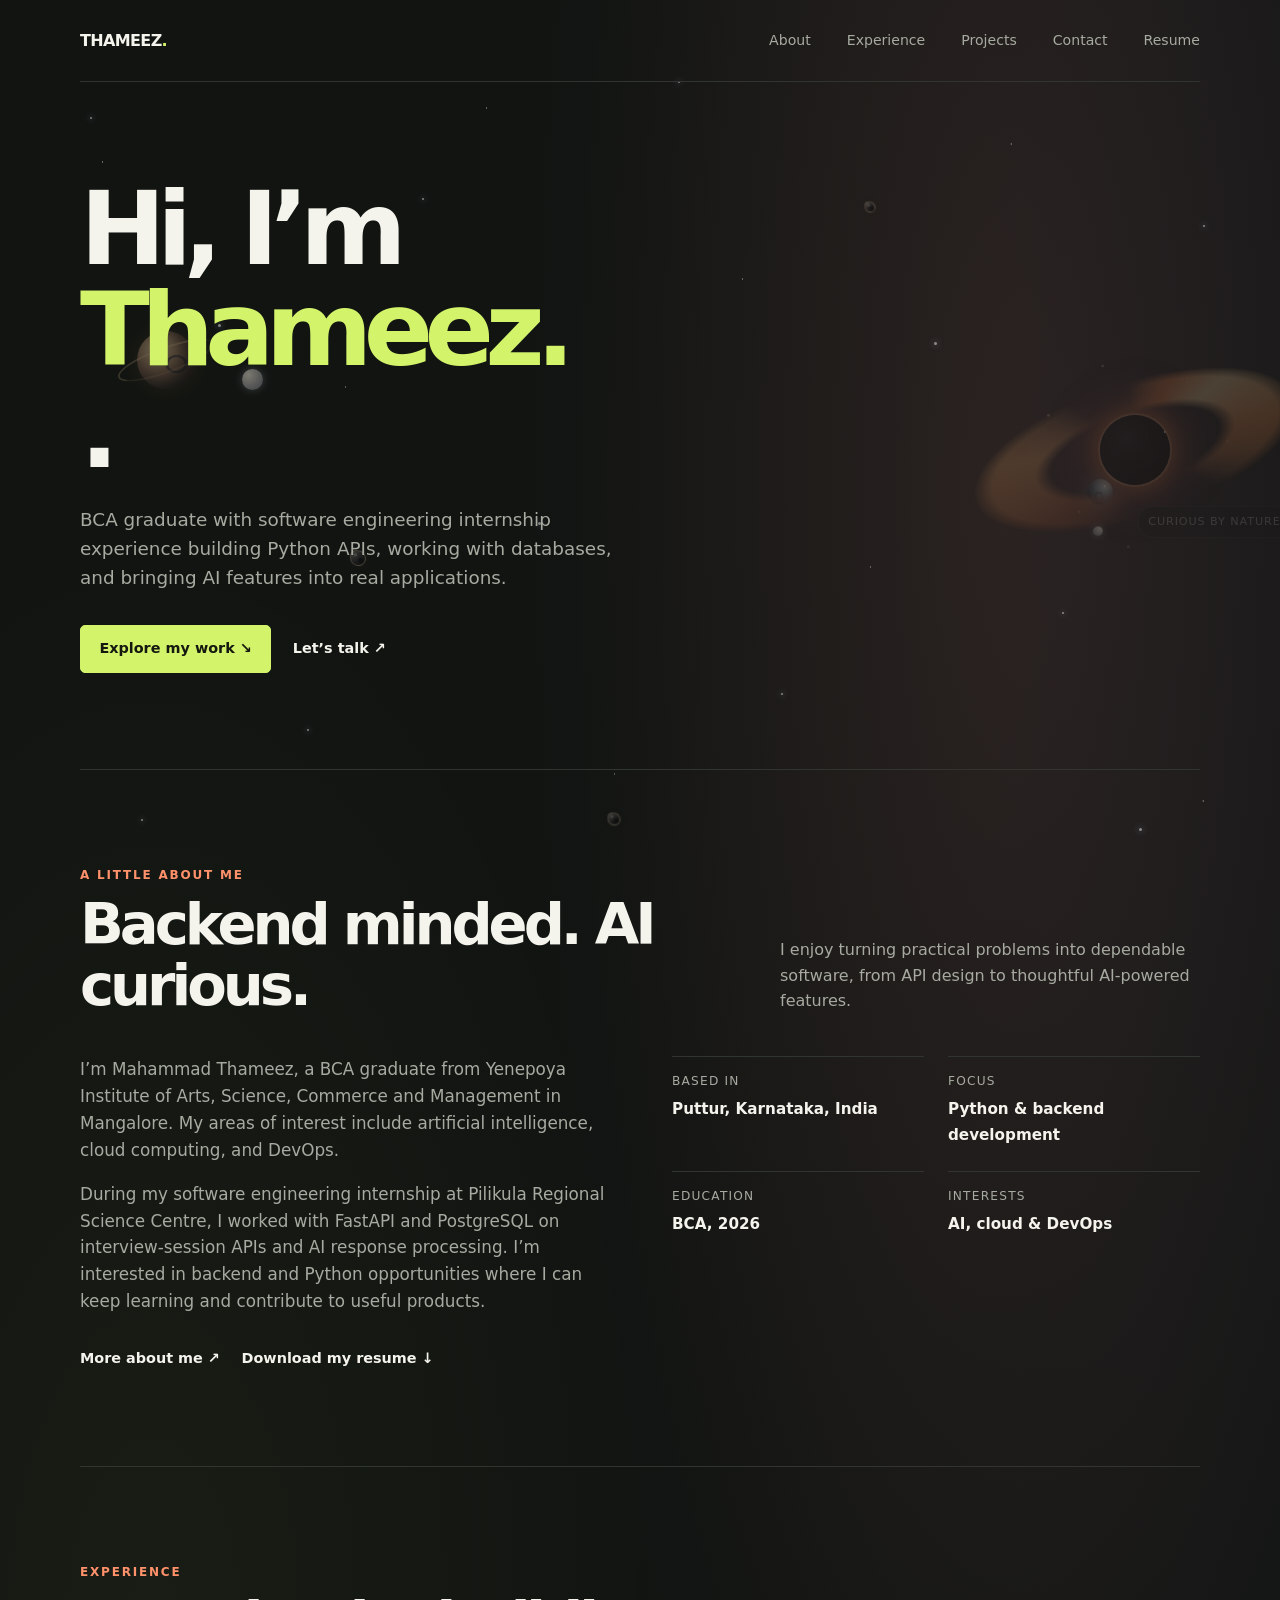
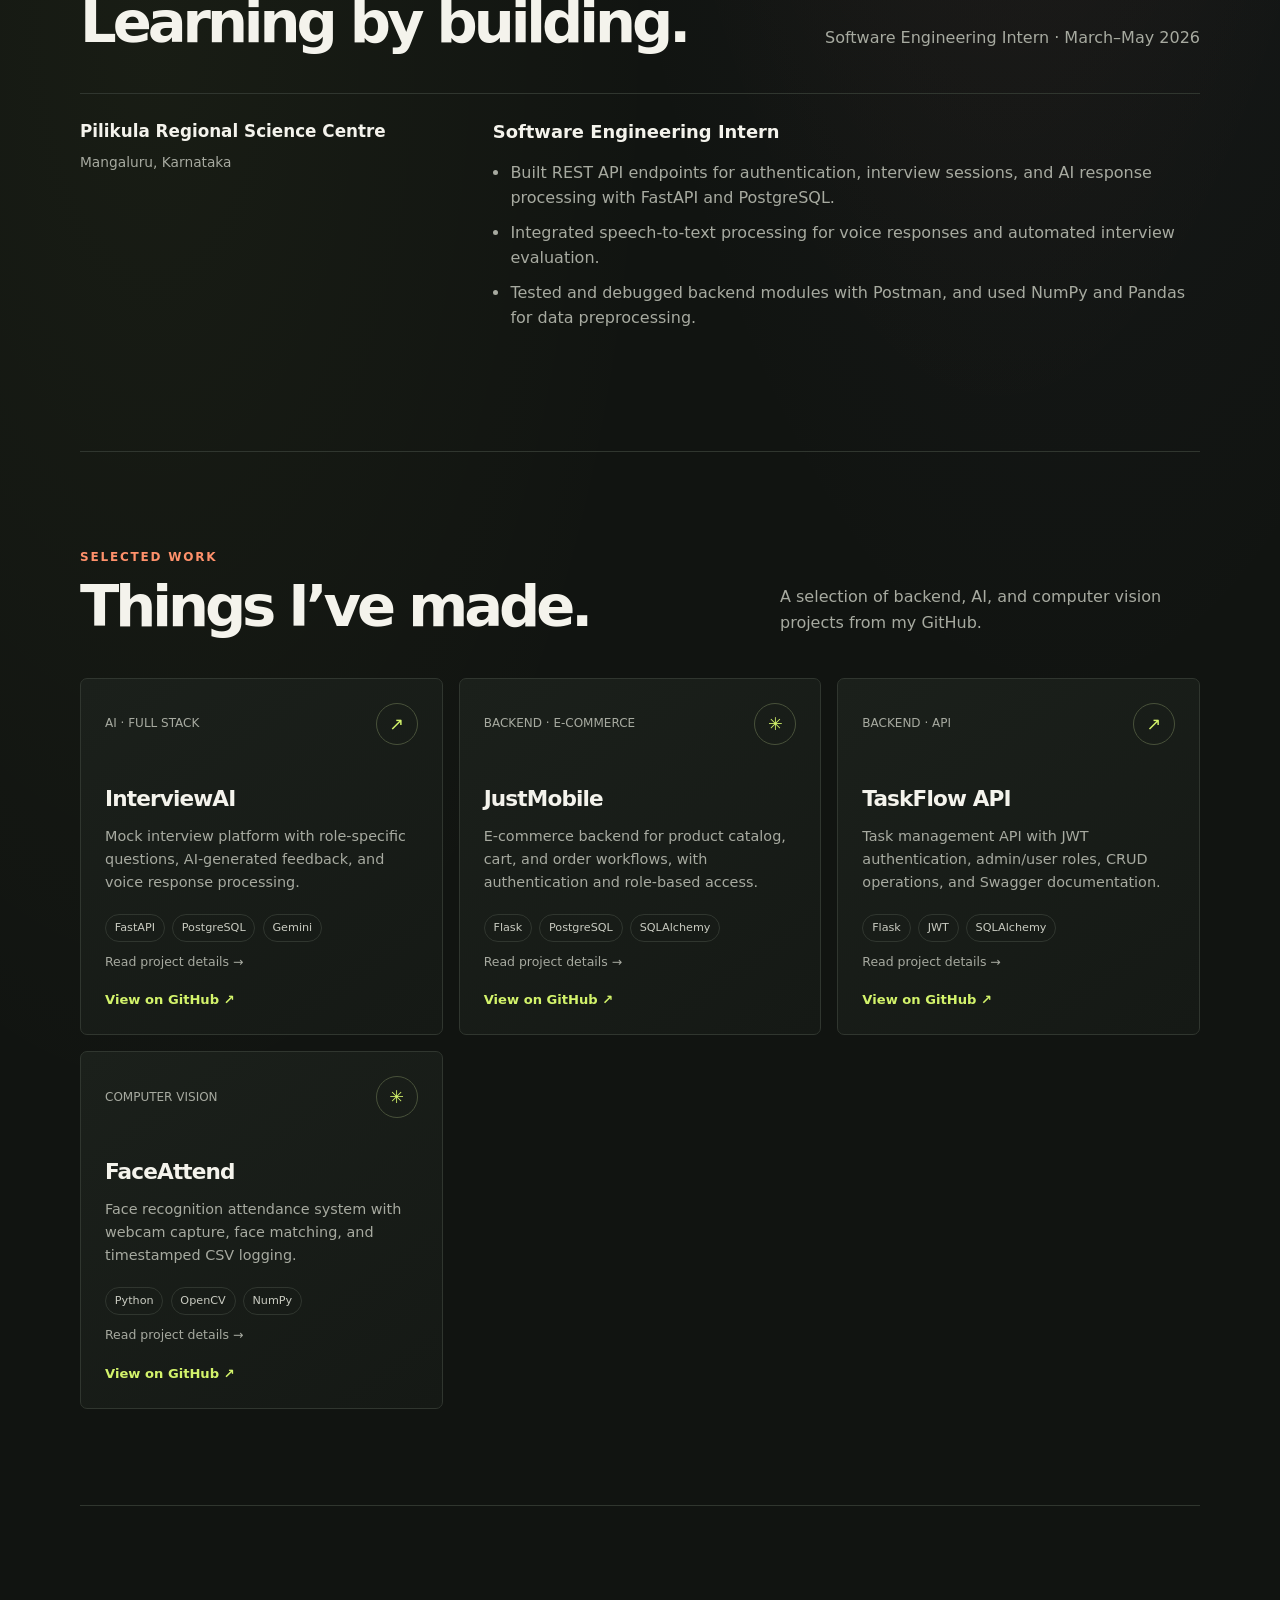
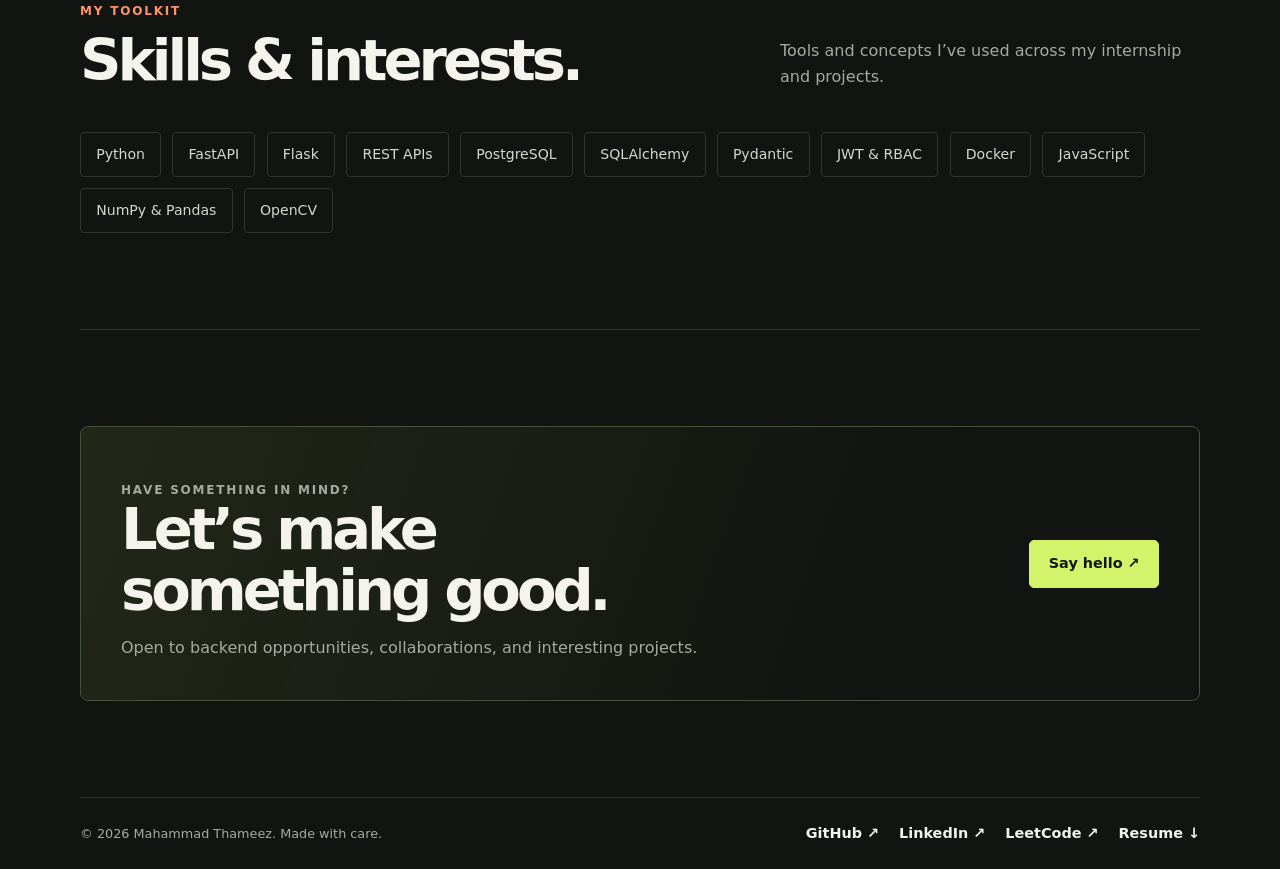
<file: index.html>
<!doctype html>
<html lang="en">
  <head>
    <meta charset="utf-8" />
    <meta name="viewport" content="width=device-width, initial-scale=1" />
    <meta
      name="description"
      content="Mahammad Thameez is a Python backend developer and BCA graduate. Explore his experience, skills, and projects."
    />
    <meta name="theme-color" content="#111411" />
    <title>Mahammad Thameez — Portfolio</title>
    <style>
      :root {
        color-scheme: dark;
        --ink: #f4f3ec;
        --muted: #a7aaa0;
        --canvas: #111411;
        --panel: #191d19;
        --line: #30362f;
        --lime: #d3f36b;
        --orange: #ff916b;
        --max-width: 1120px;
      }

      .black-hole.is-consuming .event-horizon {
        box-shadow:
          0 0 0 2px rgb(255 209 158 / 35%),
          0 0 18px 7px rgb(255 139 63 / 55%),
          0 0 42px 15px rgb(255 91 40 / 28%),
          0 0 76px 24px rgb(111 91 181 / 16%);
      }

      *,
      *::before,
      *::after {
        box-sizing: border-box;
      }

      html {
        scroll-behavior: smooth;
        scroll-padding-top: 6rem;
      }

      body {
        margin: 0;
        background:
          radial-gradient(ellipse at 78% 12%, rgb(245 127 71 / 8%), transparent 27rem),
          radial-gradient(ellipse at 83% 12%, rgb(116 102 175 / 9%), transparent 34rem),
          radial-gradient(ellipse at 12% 40%, rgb(211 243 107 / 4%), transparent 32rem),
          var(--canvas);
        color: var(--ink);
        font-family: Inter, ui-sans-serif, system-ui, -apple-system, BlinkMacSystemFont, "Segoe UI", sans-serif;
        line-height: 1.6;
      }

      .space-scene {
        position: fixed;
        z-index: 0;
        inset: 0;
        overflow: hidden;
        pointer-events: none;
      }

      .starfield {
        position: absolute;
        inset: 0;
        background:
          radial-gradient(1px 1px at 8% 18%, rgb(255 255 255 / 78%) 50%, transparent 100%),
          radial-gradient(1px 1px at 18% 72%, rgb(255 255 255 / 58%) 50%, transparent 100%),
          radial-gradient(1px 1px at 27% 43%, rgb(255 255 255 / 64%) 50%, transparent 100%),
          radial-gradient(1px 1px at 38% 12%, rgb(255 255 255 / 72%) 50%, transparent 100%),
          radial-gradient(1px 1px at 48% 86%, rgb(255 255 255 / 58%) 50%, transparent 100%),
          radial-gradient(1px 1px at 58% 31%, rgb(255 255 255 / 70%) 50%, transparent 100%),
          radial-gradient(1px 1px at 68% 63%, rgb(255 255 255 / 66%) 50%, transparent 100%),
          radial-gradient(1px 1px at 79% 16%, rgb(255 255 255 / 70%) 50%, transparent 100%),
          radial-gradient(1px 1px at 91% 48%, rgb(255 255 255 / 64%) 50%, transparent 100%),
          radial-gradient(1px 1px at 94% 89%, rgb(255 255 255 / 72%) 50%, transparent 100%);
        opacity: 0.48;
      }

      .twinkle-star {
        position: absolute;
        top: var(--star-y);
        left: var(--star-x);
        width: var(--star-size, 2px);
        aspect-ratio: 1;
        border-radius: 50%;
        background: #fff;
        box-shadow: 0 0 7px 1px rgb(194 218 255 / 56%);
        animation: twinkle var(--star-duration, 3s) ease-in-out var(--star-delay, 0s) infinite alternate;
      }

      @keyframes twinkle {
        from {
          opacity: 0.2;
          transform: scale(0.65);
        }

        to {
          opacity: 0.95;
          transform: scale(1.35);
        }
      }

      .celestial {
        position: absolute;
        top: var(--object-y);
        left: var(--object-x);
        width: var(--object-size);
        aspect-ratio: 1;
        opacity: 0.48;
        transform: translate(-50%, -50%);
        transition: opacity 350ms ease, transform 450ms cubic-bezier(0.2, 0.7, 0.2, 1);
        will-change: transform, opacity;
      }

      .planet-body {
        position: absolute;
        inset: 0;
        border-radius: 50%;
        background:
          radial-gradient(circle at 30% 28%, rgb(255 255 255 / 62%) 0 1px, transparent 2px),
          radial-gradient(ellipse at 68% 57%, transparent 0 14%, rgb(28 34 48 / 55%) 15% 19%, transparent 20%),
          radial-gradient(circle at 35% 31%, var(--planet-light), var(--planet-color) 45%, #171a24 100%);
        box-shadow: inset -8px -5px 13px rgb(0 0 0 / 48%), 0 0 22px var(--planet-glow);
        animation: planet-turn 28s linear infinite;
      }

      .planet-ring {
        position: absolute;
        top: 28%;
        left: -38%;
        width: 176%;
        height: 45%;
        border: 2px solid rgb(205 175 132 / 42%);
        border-right-color: rgb(205 175 132 / 12%);
        border-bottom-color: rgb(205 175 132 / 18%);
        border-radius: 50%;
        transform: rotate(-20deg);
      }

      .moon-orbit {
        position: absolute;
        top: 50%;
        left: 50%;
        width: 190%;
        aspect-ratio: 1;
        border-radius: 50%;
        animation: moon-orbit 12s linear infinite;
      }

      .moon {
        position: absolute;
        top: 8%;
        right: 12%;
        width: 19%;
        aspect-ratio: 1;
        border-radius: 50%;
        background: radial-gradient(circle at 30% 28%, #eee8d8, #8b8b92 75%, #484958);
        box-shadow: 0 0 8px rgb(216 223 244 / 44%);
      }

      .asteroid {
        width: var(--object-size);
        border: 1px solid rgb(218 183 148 / 42%);
        border-radius: 38% 58% 47% 54%;
        background:
          radial-gradient(circle at 32% 28%, rgb(255 239 220 / 35%) 0 1px, transparent 2px),
          radial-gradient(circle at 70% 66%, rgb(10 10 12 / 70%) 0 2px, transparent 3px),
          linear-gradient(145deg, #77716c, #39383a 55%, #1c1c20);
        box-shadow: inset -4px -3px 6px rgb(0 0 0 / 45%), 0 0 10px rgb(161 142 122 / 12%);
        animation: asteroid-tumble 8s linear infinite;
      }

      .belt-rock {
        position: absolute;
        top: var(--rock-y);
        left: var(--rock-x);
        width: var(--rock-size, 4px);
        aspect-ratio: 1;
        border-radius: 40% 55% 48% 58%;
        background: #928676;
        box-shadow: 0 0 4px rgb(202 179 143 / 32%);
      }

      @keyframes planet-turn {
        to {
          filter: hue-rotate(18deg);
        }
      }

      @keyframes moon-orbit {
        to {
          transform: translate(-50%, -50%) rotate(360deg);
        }
      }

      @keyframes asteroid-tumble {
        to {
          border-radius: 52% 39% 57% 42%;
        }
      }

      a {
        color: inherit;
        text-decoration: none;
      }

      a:focus-visible {
        outline: 2px solid var(--lime);
        outline-offset: 5px;
      }

      .shell {
        width: min(var(--max-width), calc(100% - 3rem));
        margin-inline: auto;
      }

      .topbar {
        position: relative;
        z-index: 1;
        display: flex;
        align-items: center;
        justify-content: space-between;
        min-height: 82px;
        border-bottom: 1px solid var(--line);
      }

      main,
      footer {
        position: relative;
        z-index: 1;
      }

      .wordmark {
        font-size: 1rem;
        font-weight: 750;
        letter-spacing: -0.04em;
      }

      .wordmark span {
        color: var(--lime);
      }

      .nav {
        display: flex;
        gap: clamp(1rem, 3vw, 2.25rem);
        color: var(--muted);
        font-size: 0.88rem;
      }

      .nav a:hover,
      .text-link:hover {
        color: var(--lime);
      }

      .hero {
        display: grid;
        grid-template-columns: minmax(0, 1fr) 250px;
        align-items: center;
        gap: 3rem;
        min-height: 570px;
        padding-block: 6rem;
      }

      .hero-copy-block {
        animation: arrive 850ms cubic-bezier(0.2, 0.7, 0.25, 1) both;
      }

      @keyframes arrive {
        from {
          opacity: 0;
          transform: translateY(18px);
        }

        to {
          opacity: 1;
          transform: translateY(0);
        }
      }

      .eyebrow {
        display: inline-flex;
        align-items: center;
        gap: 0.65rem;
        margin: 0 0 1.35rem;
        color: var(--lime);
        font-size: 0.78rem;
        font-weight: 700;
        letter-spacing: 0.14em;
        text-transform: uppercase;
      }

      .eyebrow::before {
        width: 7px;
        height: 7px;
        border-radius: 50%;
        background: var(--lime);
        content: "";
      }

      h1,
      h2,
      h3,
      p {
        margin-top: 0;
      }

      h1 {
        max-width: 780px;
        margin-bottom: 1.4rem;
        font-size: clamp(3.2rem, 8vw, 6.7rem);
        font-weight: 650;
        letter-spacing: -0.085em;
        line-height: 0.99;
      }

      h1 span {
        color: var(--lime);
      }

      .hero-copy {
        max-width: 560px;
        margin-bottom: 2rem;
        color: var(--muted);
        font-size: clamp(1rem, 2vw, 1.15rem);
      }

      .actions {
        display: flex;
        flex-wrap: wrap;
        align-items: center;
        gap: 1.35rem;
      }

      .about-actions {
        margin-top: 2rem;
      }

      .button {
        display: inline-flex;
        align-items: center;
        justify-content: center;
        min-height: 48px;
        padding: 0.7rem 1.15rem;
        border: 1px solid var(--lime);
        border-radius: 5px;
        background: var(--lime);
        color: #14180e;
        font-size: 0.9rem;
        font-weight: 750;
        transition: transform 160ms ease, background 160ms ease;
      }

      .button:hover {
        transform: translateY(-2px);
        background: #e2ff8a;
      }

      .text-link {
        color: var(--ink);
        font-size: 0.9rem;
        font-weight: 650;
      }

      .black-hole {
        position: absolute;
        z-index: 2;
        top: 50%;
        left: 50%;
        display: grid;
        width: min(250px, 100%);
        aspect-ratio: 1;
        place-items: center;
        isolation: isolate;
        opacity: 0.2;
        pointer-events: none;
        transform: translate3d(calc(-50% + var(--scroll-x, 0px)), -50%, 0);
        will-change: transform;
      }

      .space-stars {
        position: absolute;
        inset: 3%;
        border-radius: 50%;
        background:
          radial-gradient(circle at 13% 35%, rgb(255 255 255 / 84%) 0 1px, transparent 1.8px),
          radial-gradient(circle at 26% 76%, rgb(255 255 255 / 64%) 0 1px, transparent 1.8px),
          radial-gradient(circle at 36% 14%, rgb(255 255 255 / 72%) 0 1px, transparent 1.8px),
          radial-gradient(circle at 72% 21%, rgb(255 255 255 / 75%) 0 1px, transparent 1.8px),
          radial-gradient(circle at 89% 46%, rgb(255 255 255 / 64%) 0 1px, transparent 1.8px),
          radial-gradient(circle at 80% 82%, rgb(255 255 255 / 82%) 0 1px, transparent 1.8px),
          radial-gradient(circle at 47% 91%, rgb(255 255 255 / 60%) 0 1px, transparent 1.8px);
        opacity: 0.58;
        animation: star-shimmer 4s ease-in-out infinite alternate;
      }

      .accretion-disk {
        position: absolute;
        z-index: 1;
        top: 50%;
        left: 50%;
        width: 122%;
        height: 48%;
        border-radius: 50%;
        background:
          conic-gradient(
            from 12deg,
            transparent 0deg,
            rgb(255 132 64 / 80%) 34deg,
            rgb(255 219 157 / 95%) 57deg,
            rgb(255 147 75 / 75%) 83deg,
            transparent 118deg,
            transparent 190deg,
            rgb(255 110 50 / 38%) 236deg,
            rgb(255 181 106 / 72%) 270deg,
            transparent 310deg
          );
        filter: blur(1.2px);
        mask: radial-gradient(ellipse, transparent 0 37%, #000 44% 63%, transparent 72%);
        transform: translate(-50%, -50%) rotate(-18deg);
        transition: width 450ms ease, height 450ms ease, filter 450ms ease;
        animation: disk-spin 24s linear infinite;
      }

      .black-hole.is-consuming .accretion-disk {
        width: 134%;
        height: 54%;
        filter: blur(1.5px) drop-shadow(0 0 12px rgb(255 164 83 / 72%));
      }

      .event-horizon {
        position: relative;
        z-index: 2;
        width: 28%;
        aspect-ratio: 1;
        border-radius: 50%;
        background:
          radial-gradient(circle at 38% 34%, #171719 0, #080809 38%, #010102 72%);
        box-shadow:
          0 0 0 2px rgb(255 209 158 / 20%),
          0 0 14px 5px rgb(255 139 63 / 38%),
          0 0 36px 12px rgb(255 91 40 / 17%),
          0 0 72px 22px rgb(111 91 181 / 12%);
        animation: horizon-pulse 5s ease-in-out infinite alternate;
      }

      .black-hole-note {
        position: absolute;
        z-index: 3;
        right: -2rem;
        bottom: 15%;
        padding: 0.35rem 0.65rem;
        border: 1px solid var(--line);
        border-radius: 99px;
        background: var(--panel);
        color: var(--muted);
        font-size: 0.7rem;
        letter-spacing: 0.08em;
        text-transform: uppercase;
        white-space: nowrap;
      }

      @keyframes disk-spin {
        from {
          transform: translate(-50%, -50%) rotate(-18deg);
        }

        to {
          transform: translate(-50%, -50%) rotate(342deg);
        }
      }

      @keyframes horizon-pulse {
        from {
          box-shadow:
            0 0 0 2px rgb(255 209 158 / 16%),
            0 0 12px 4px rgb(255 139 63 / 30%),
            0 0 32px 10px rgb(255 91 40 / 14%),
            0 0 68px 20px rgb(111 91 181 / 10%);
        }

        to {
          box-shadow:
            0 0 0 3px rgb(255 209 158 / 28%),
            0 0 18px 7px rgb(255 139 63 / 46%),
            0 0 42px 15px rgb(255 91 40 / 22%),
            0 0 78px 25px rgb(111 91 181 / 15%);
        }
      }

      @keyframes star-shimmer {
        from {
          opacity: 0.38;
        }

        to {
          opacity: 0.72;
        }
      }

      .section {
        padding-block: 6rem;
        border-top: 1px solid var(--line);
      }

      .section-heading {
        display: flex;
        align-items: end;
        justify-content: space-between;
        gap: 2rem;
        margin-bottom: 2.5rem;
      }

      .section-kicker {
        margin-bottom: 0.65rem;
        color: var(--orange);
        font-size: 0.75rem;
        font-weight: 750;
        letter-spacing: 0.15em;
        text-transform: uppercase;
      }

      h2 {
        margin-bottom: 0;
        font-size: clamp(2.2rem, 5vw, 3.6rem);
        font-weight: 600;
        letter-spacing: -0.07em;
        line-height: 1.05;
      }

      .section-intro {
        max-width: 420px;
        margin-bottom: 0.15rem;
        color: var(--muted);
      }

      .about-grid {
        display: grid;
        grid-template-columns: 1fr 1fr;
        gap: 4rem;
      }

      .about-copy {
        max-width: 600px;
        color: var(--muted);
        font-size: 1.05rem;
      }

      .about-copy p:last-child {
        margin-bottom: 0;
      }

      .details {
        display: grid;
        grid-template-columns: 1fr 1fr;
        align-content: start;
        gap: 1.5rem;
      }

      .detail {
        padding-top: 0.9rem;
        border-top: 1px solid var(--line);
      }

      .detail-label {
        display: block;
        margin-bottom: 0.3rem;
        color: var(--muted);
        font-size: 0.76rem;
        letter-spacing: 0.1em;
        text-transform: uppercase;
      }

      .detail-value {
        font-size: 0.95rem;
        font-weight: 600;
      }

      .project-grid {
        display: grid;
        grid-template-columns: repeat(3, minmax(0, 1fr));
        gap: 1rem;
      }

      .project-card {
        display: flex;
        min-height: 310px;
        flex-direction: column;
        padding: 1.5rem;
        border: 1px solid var(--line);
        border-radius: 7px;
        background: linear-gradient(145deg, #1b201b, #151915);
        transition: border-color 180ms ease, transform 180ms ease;
      }

      .project-card:hover {
        transform: translateY(-4px);
        border-color: #687250;
      }

      .project-top {
        display: flex;
        align-items: center;
        justify-content: space-between;
        margin-bottom: auto;
        color: var(--muted);
        font-size: 0.75rem;
      }

      .project-icon {
        display: grid;
        width: 42px;
        height: 42px;
        place-items: center;
        border: 1px solid #48513a;
        border-radius: 50%;
        color: var(--lime);
        font-size: 1.1rem;
      }

      .project-card h3 {
        margin: 2.3rem 0 0.55rem;
        font-size: 1.35rem;
        font-weight: 600;
        letter-spacing: -0.04em;
      }

      .project-card p {
        margin-bottom: 1.25rem;
        color: var(--muted);
        font-size: 0.9rem;
      }

      .project-link {
        display: inline-block;
        margin-top: 1.1rem;
        color: var(--lime);
        font-size: 0.82rem;
        font-weight: 700;
      }

      .project-link:hover {
        color: var(--ink);
      }

      .project-details {
        display: block;
        margin-top: 0.6rem;
        color: var(--muted);
        font-size: 0.78rem;
      }

      .project-details:hover {
        color: var(--lime);
      }

      .tags {
        display: flex;
        flex-wrap: wrap;
        gap: 0.45rem;
      }

      .tag {
        padding: 0.25rem 0.55rem;
        border: 1px solid var(--line);
        border-radius: 99px;
        color: #c9cbc1;
        font-size: 0.7rem;
      }

      .skills {
        display: flex;
        flex-wrap: wrap;
        gap: 0.7rem;
        margin-top: 2rem;
      }

      .skill {
        padding: 0.65rem 0.95rem;
        border: 1px solid var(--line);
        border-radius: 4px;
        color: #d7d9d0;
        font-size: 0.88rem;
      }

      .experience-card {
        display: grid;
        grid-template-columns: minmax(180px, 0.7fr) 1.3fr;
        gap: 2rem;
        padding: 1.5rem 0;
        border-top: 1px solid var(--line);
      }

      .experience-meta {
        color: var(--muted);
        font-size: 0.86rem;
      }

      .experience-meta strong {
        display: block;
        margin-bottom: 0.35rem;
        color: var(--ink);
        font-size: 1.05rem;
      }

      .experience-content h3 {
        margin-bottom: 0.8rem;
        font-size: 1.12rem;
        font-weight: 600;
      }

      .experience-content ul {
        margin: 0;
        padding-left: 1.1rem;
        color: var(--muted);
      }

      .experience-content li + li {
        margin-top: 0.55rem;
      }

      .contact {
        display: flex;
        align-items: center;
        justify-content: space-between;
        gap: 2rem;
        padding: 2.5rem;
        border: 1px solid #48513a;
        border-radius: 8px;
        background: linear-gradient(110deg, rgb(211 243 107 / 9%), transparent 75%);
      }

      .contact h2 {
        max-width: 570px;
      }

      .contact p {
        margin: 0.85rem 0 0;
        color: var(--muted);
      }

      footer {
        display: flex;
        align-items: center;
        justify-content: space-between;
        gap: 1rem;
        padding-block: 1.5rem;
        border-top: 1px solid var(--line);
        color: var(--muted);
        font-size: 0.8rem;
      }

      .footer-links {
        display: flex;
        gap: 1.25rem;
      }

      @media (max-width: 760px) {
        .hero {
          grid-template-columns: 1fr;
          min-height: auto;
          padding-block: 5rem;
        }

        .black-hole {
          width: min(170px, 54vw);
          opacity: 0.11;
        }

        .celestial {
          opacity: 0.28;
        }

        .black-hole-note {
          right: -1rem;
        }

        .about-grid {
          grid-template-columns: 1fr;
          gap: 2.5rem;
        }

        .experience-card {
          grid-template-columns: 1fr;
          gap: 1rem;
        }

        .project-grid {
          grid-template-columns: 1fr 1fr;
        }

        .section-heading {
          align-items: start;
          flex-direction: column;
          gap: 1rem;
        }

        .contact {
          align-items: start;
          flex-direction: column;
          padding: 1.75rem;
        }
      }

      @media (max-width: 520px) {
        .shell {
          width: min(100% - 2rem, var(--max-width));
        }

        .topbar {
          min-height: 70px;
        }

        .nav {
          gap: 0.85rem;
          font-size: 0.78rem;
        }

        .nav-optional {
          display: none;
        }

        .black-hole-note {
          display: none;
        }

        .hero {
          padding-block: 4rem;
        }

        .section {
          padding-block: 4rem;
        }

        .project-grid {
          grid-template-columns: 1fr;
        }

        .project-card {
          min-height: 270px;
        }

        .details {
          gap: 1.2rem;
        }

        footer {
          align-items: start;
          flex-direction: column;
        }
      }

      @media (prefers-reduced-motion: reduce) {
        *,
        *::before,
        *::after {
          scroll-behavior: auto !important;
          transition-duration: 0.01ms !important;
        }

        .hero-copy-block,
        .twinkle-star,
        .celestial,
        .planet-body,
        .moon-orbit,
        .asteroid,
        .space-stars,
        .accretion-disk,
        .event-horizon {
          animation: none !important;
        }
      }
    </style>
  </head>
  <body>
    <header class="shell topbar">
      <a class="wordmark" href="#home" aria-label="Mahammad Thameez, home">THAMEEZ<span>.</span></a>
      <nav class="nav" aria-label="Main navigation">
        <a href="/about">About</a>
        <a class="nav-optional" href="#experience">Experience</a>
        <a href="#projects">Projects</a>
        <a class="nav-optional" href="#contact">Contact</a>
        <a href="/resume">Resume</a>
      </nav>
    </header>

    <div class="space-scene" aria-hidden="true">
      <div class="starfield">
        <span class="twinkle-star" style="--star-x: 7%; --star-y: 13%; --star-delay: -1s; --star-duration: 2.8s"></span>
        <span class="twinkle-star" style="--star-x: 17%; --star-y: 36%; --star-delay: -2.2s; --star-size: 3px; --star-duration: 3.6s"></span>
        <span class="twinkle-star" style="--star-x: 24%; --star-y: 81%; --star-delay: -0.5s; --star-duration: 2.5s"></span>
        <span class="twinkle-star" style="--star-x: 33%; --star-y: 22%; --star-delay: -1.7s; --star-duration: 4.1s"></span>
        <span class="twinkle-star" style="--star-x: 42%; --star-y: 58%; --star-delay: -2.8s; --star-size: 3px; --star-duration: 3.2s"></span>
        <span class="twinkle-star" style="--star-x: 53%; --star-y: 9%; --star-delay: -0.8s; --star-duration: 2.9s"></span>
        <span class="twinkle-star" style="--star-x: 61%; --star-y: 77%; --star-delay: -2.1s; --star-duration: 3.8s"></span>
        <span class="twinkle-star" style="--star-x: 73%; --star-y: 38%; --star-delay: -1.3s; --star-size: 3px; --star-duration: 2.6s"></span>
        <span class="twinkle-star" style="--star-x: 83%; --star-y: 68%; --star-delay: -3.1s; --star-duration: 3.4s"></span>
        <span class="twinkle-star" style="--star-x: 94%; --star-y: 25%; --star-delay: -0.3s; --star-duration: 4.3s"></span>
        <span class="twinkle-star" style="--star-x: 11%; --star-y: 91%; --star-delay: -2.7s; --star-duration: 3.1s"></span>
        <span class="twinkle-star" style="--star-x: 89%; --star-y: 92%; --star-delay: -1.5s; --star-size: 3px; --star-duration: 2.7s"></span>
      </div>
      <div class="celestial planet" data-x="0.13" data-y="0.40" style="--object-x: 13%; --object-y: 40%; --object-size: 58px; --planet-light: #d3b68c; --planet-color: #765a48; --planet-glow: rgb(191 130 82 / 22%)">
        <span class="planet-body"></span>
        <span class="moon-orbit"><span class="moon"></span></span>
        <span class="planet-ring"></span>
      </div>
      <div class="celestial planet" data-x="0.84" data-y="0.58" style="--object-x: 84%; --object-y: 58%; --object-size: 42px; --planet-light: #9ab8bd; --planet-color: #405f6a; --planet-glow: rgb(113 182 194 / 24%)">
        <span class="planet-body"></span>
        <span class="moon-orbit"><span class="moon"></span></span>
      </div>
      <span class="celestial asteroid" data-x="0.28" data-y="0.62" style="--object-x: 28%; --object-y: 62%; --object-size: 16px"></span>
      <span class="celestial asteroid" data-x="0.68" data-y="0.23" style="--object-x: 68%; --object-y: 23%; --object-size: 11px"></span>
      <span class="celestial asteroid" data-x="0.92" data-y="0.46" style="--object-x: 92%; --object-y: 46%; --object-size: 21px"></span>
      <span class="celestial asteroid" data-x="0.48" data-y="0.91" style="--object-x: 48%; --object-y: 91%; --object-size: 13px"></span>
      <div class="black-hole">
        <span class="space-stars"></span>
        <span class="accretion-disk"></span>
        <span class="event-horizon"></span>
        <span class="black-hole-note">Curious by nature</span>
      </div>
    </div>

    <main>
      <section class="shell hero" id="home">
        <div class="hero-copy-block">

          <h1>Hi, I’m <span>Thameez.</span><br />.</h1>
          <p class="hero-copy">
            BCA graduate with software engineering internship experience building Python
            APIs, working with databases, and bringing AI features into real applications.
          </p>
          <div class="actions">
            <a class="button" href="#projects">Explore my work <span aria-hidden="true">&nbsp;↘</span></a>
            <a class="text-link" href="mailto:mahammadthameez3@gmail.com?subject=Hello%20Thameez">Let’s talk <span aria-hidden="true">↗</span></a>
          </div>
        </div>
      </section>

      <section class="shell section" id="about">
        <div class="section-heading">
          <div>
            <p class="section-kicker">A little about me</p>
            <h2>Backend minded. AI curious.</h2>
          </div>
          <p class="section-intro">
            I enjoy turning practical problems into dependable software, from API design to
            thoughtful AI-powered features.
          </p>
        </div>
        <div class="about-grid">
          <div class="about-copy">
            <p>
              I’m Mahammad Thameez, a BCA graduate from Yenepoya Institute of Arts, Science,
              Commerce and Management in Mangalore. My areas of interest include artificial
              intelligence, cloud computing, and DevOps.
            </p>
            <p>
              During my software engineering internship at Pilikula Regional Science Centre,
              I worked with FastAPI and PostgreSQL on interview-session APIs and AI response
              processing. I’m interested in backend and Python opportunities where I can keep
              learning and contribute to useful products.
            </p>
          </div>
          <div class="details">
            <div class="detail">
              <span class="detail-label">Based in</span>
              <span class="detail-value">Puttur, Karnataka, India</span>
            </div>
            <div class="detail">
              <span class="detail-label">Focus</span>
              <span class="detail-value">Python &amp; backend development</span>
            </div>
            <div class="detail">
              <span class="detail-label">Education</span>
              <span class="detail-value">BCA, 2026</span>
            </div>
            <div class="detail">
              <span class="detail-label">Interests</span>
              <span class="detail-value">AI, cloud &amp; DevOps</span>
            </div>
          </div>
        </div>
        <div class="actions about-actions">
          <a class="text-link" href="/about">More about me ↗</a>
          <a class="text-link" href="/resume">Download my resume ↓</a>
        </div>
      </section>

      <section class="shell section" id="experience">
        <div class="section-heading">
          <div>
            <p class="section-kicker">Experience</p>
            <h2>Learning by building.</h2>
          </div>
          <p class="section-intro">Software Engineering Intern · March–May 2026</p>
        </div>
        <article class="experience-card">
          <div class="experience-meta">
            <strong>Pilikula Regional Science Centre</strong>
            Mangaluru, Karnataka
          </div>
          <div class="experience-content">
            <h3>Software Engineering Intern</h3>
            <ul>
              <li>Built REST API endpoints for authentication, interview sessions, and AI response processing with FastAPI and PostgreSQL.</li>
              <li>Integrated speech-to-text processing for voice responses and automated interview evaluation.</li>
              <li>Tested and debugged backend modules with Postman, and used NumPy and Pandas for data preprocessing.</li>
            </ul>
          </div>
        </article>
      </section>

      <section class="shell section" id="projects">
        <div class="section-heading">
          <div>
            <p class="section-kicker">Selected work</p>
            <h2>Things I’ve made.</h2>
          </div>
          <p class="section-intro">
            A selection of backend, AI, and computer vision projects from my GitHub.
          </p>
        </div>
        <div class="project-grid">
          <article class="project-card">
            <div class="project-top">
              <span>AI · FULL STACK</span>
              <span class="project-icon" aria-hidden="true">↗</span>
            </div>
            <h3>InterviewAI</h3>
            <p>Mock interview platform with role-specific questions, AI-generated feedback, and voice response processing.</p>
            <div class="tags">
              <span class="tag">FastAPI</span>
              <span class="tag">PostgreSQL</span>
              <span class="tag">Gemini</span>
            </div>
            <a class="project-details" href="/projects/interviewai">Read project details →</a>
            <a class="project-link" href="https://github.com/thammi-mhd/interview_mock" target="_blank" rel="noreferrer">View on GitHub ↗</a>
          </article>
          <article class="project-card">
            <div class="project-top">
              <span>BACKEND · E-COMMERCE</span>
              <span class="project-icon" aria-hidden="true">✳</span>
            </div>
            <h3>JustMobile</h3>
            <p>E-commerce backend for product catalog, cart, and order workflows, with authentication and role-based access.</p>
            <div class="tags">
              <span class="tag">Flask</span>
              <span class="tag">PostgreSQL</span>
              <span class="tag">SQLAlchemy</span>
            </div>
            <a class="project-details" href="/projects/justmobile">Read project details →</a>
            <a class="project-link" href="https://github.com/thammi-mhd/just-mobile-ecommerce" target="_blank" rel="noreferrer">View on GitHub ↗</a>
          </article>
          <article class="project-card">
            <div class="project-top">
              <span>BACKEND · API</span>
              <span class="project-icon" aria-hidden="true">↗</span>
            </div>
            <h3>TaskFlow API</h3>
            <p>Task management API with JWT authentication, admin/user roles, CRUD operations, and Swagger documentation.</p>
            <div class="tags">
              <span class="tag">Flask</span>
              <span class="tag">JWT</span>
              <span class="tag">SQLAlchemy</span>
            </div>
            <a class="project-details" href="/projects/taskflow-api">Read project details →</a>
            <a class="project-link" href="https://github.com/thammi-mhd/REST-api-demo-" target="_blank" rel="noreferrer">View on GitHub ↗</a>
          </article>
          <article class="project-card">
            <div class="project-top">
              <span>COMPUTER VISION</span>
              <span class="project-icon" aria-hidden="true">✳</span>
            </div>
            <h3>FaceAttend</h3>
            <p>Face recognition attendance system with webcam capture, face matching, and timestamped CSV logging.</p>
            <div class="tags">
              <span class="tag">Python</span>
              <span class="tag">OpenCV</span>
              <span class="tag">NumPy</span>
            </div>
            <a class="project-details" href="/projects/faceattend">Read project details →</a>
            <a class="project-link" href="https://github.com/thammi-mhd/face_recognizer" target="_blank" rel="noreferrer">View on GitHub ↗</a>
          </article>
        </div>
      </section>

      <section class="shell section" id="skills">
        <div class="section-heading">
          <div>
            <p class="section-kicker">My toolkit</p>
            <h2>Skills & interests.</h2>
          </div>
          <p class="section-intro">Tools and concepts I’ve used across my internship and projects.</p>
        </div>
        <div class="skills" aria-label="Skills">
          <span class="skill">Python</span>
          <span class="skill">FastAPI</span>
          <span class="skill">Flask</span>
          <span class="skill">REST APIs</span>
          <span class="skill">PostgreSQL</span>
          <span class="skill">SQLAlchemy</span>
          <span class="skill">Pydantic</span>
          <span class="skill">JWT &amp; RBAC</span>
          <span class="skill">Docker</span>
          <span class="skill">JavaScript</span>
          <span class="skill">NumPy &amp; Pandas</span>
          <span class="skill">OpenCV</span>
        </div>
      </section>

      <section class="shell section" id="contact">
        <div class="contact">
          <div>
            <p class="section-kicker">Have something in mind?</p>
            <h2>Let’s make something good.</h2>
            <p>Open to backend opportunities, collaborations, and interesting projects.</p>
          </div>
          <a class="button" href="mailto:mahammadthameez3@gmail.com?subject=Hello%20Thameez">Say hello <span aria-hidden="true">&nbsp;↗</span></a>
        </div>
      </section>
    </main>

    <footer class="shell">
      <span>© <span id="year">2026</span> Mahammad Thameez. Made with care.</span>
      <div class="footer-links">
        <a class="text-link" href="https://github.com/thammi-mhd" target="_blank" rel="noreferrer">GitHub ↗</a>
        <a class="text-link" href="https://www.linkedin.com/in/thameez-mahammad-96134a32b" target="_blank" rel="noreferrer">LinkedIn ↗</a>
        <a class="text-link" href="https://leetcode.com/u/thammiCodes/" target="_blank" rel="noreferrer">LeetCode ↗</a>
        <a class="text-link" href="/resume">Resume ↓</a>
      </div>
    </footer>
    <script>
      const blackHole = document.querySelector(".black-hole");
      const celestialObjects = document.querySelectorAll(".celestial");
      const reducedMotion = window.matchMedia("(prefers-reduced-motion: reduce)");
      let scrollFrame = 0;

      function updateBlackHolePosition() {
        scrollFrame = 0;

        const travel = Math.max(
          0,
          (window.innerWidth - blackHole.offsetWidth) / 2 - 20,
        );
        const sectionHeight = Math.max(window.innerHeight, 1);
        const progress = window.scrollY / sectionHeight;
        const section = Math.floor(progress);
        const fraction = progress - section;
        const eased = fraction * fraction * (3 - 2 * fraction);
        const from = reducedMotion.matches
          ? travel
          : section % 2 === 1
            ? -travel
            : travel;
        const to = reducedMotion.matches ? from : -from;
        const offset = from + (to - from) * eased;

        blackHole.style.setProperty("--scroll-x", `${offset}px`);

        const blackHoleBounds = blackHole.getBoundingClientRect();
        const blackHoleX = blackHoleBounds.left + blackHoleBounds.width / 2;
        const blackHoleY = blackHoleBounds.top + blackHoleBounds.height / 2;
        const gravityRadius = Math.max(260, blackHoleBounds.width * 1.4);
        const captureRadius = blackHoleBounds.width * 0.36;
        const objectOpacity = window.innerWidth <= 760 ? 0.28 : 0.48;
        let isConsuming = false;

        celestialObjects.forEach((object) => {
          if (reducedMotion.matches) {
            object.style.transform = "";
            object.style.opacity = "";
            object.style.removeProperty("scale");
            return;
          }

          const objectX = window.innerWidth * Number(object.dataset.x);
          const objectY = window.innerHeight * Number(object.dataset.y);
          const deltaX = blackHoleX - objectX;
          const deltaY = blackHoleY - objectY;
          const distance = Math.hypot(deltaX, deltaY);
          const strength = Math.max(0, 1 - distance / gravityRadius) ** 2;
          const absorbed = distance <= captureRadius;
          const pull = absorbed ? 1 : strength * 0.78;
          isConsuming ||= absorbed;

          object.style.setProperty(
            "transform",
            [
              `translate3d(calc(-50% + ${deltaX * pull}px), calc(-50% + ${deltaY * pull}px), 0)`,
              `rotate(${strength * 150}deg)`,
              `scale(${absorbed ? 0.04 : 1 - strength * 0.72})`,
            ].join(" "),
          );
          object.style.opacity = absorbed ? "0" : String(objectOpacity * (1 - strength * 0.85));
        });

        blackHole.classList.toggle("is-consuming", isConsuming);
      }

      function requestBlackHolePosition() {
        if (!scrollFrame) {
          scrollFrame = window.requestAnimationFrame(updateBlackHolePosition);
        }
      }

      window.addEventListener("scroll", requestBlackHolePosition, { passive: true });
      window.addEventListener("resize", requestBlackHolePosition);
      reducedMotion.addEventListener("change", requestBlackHolePosition);
      updateBlackHolePosition();
    </script>
  </body>
</html>
</file>
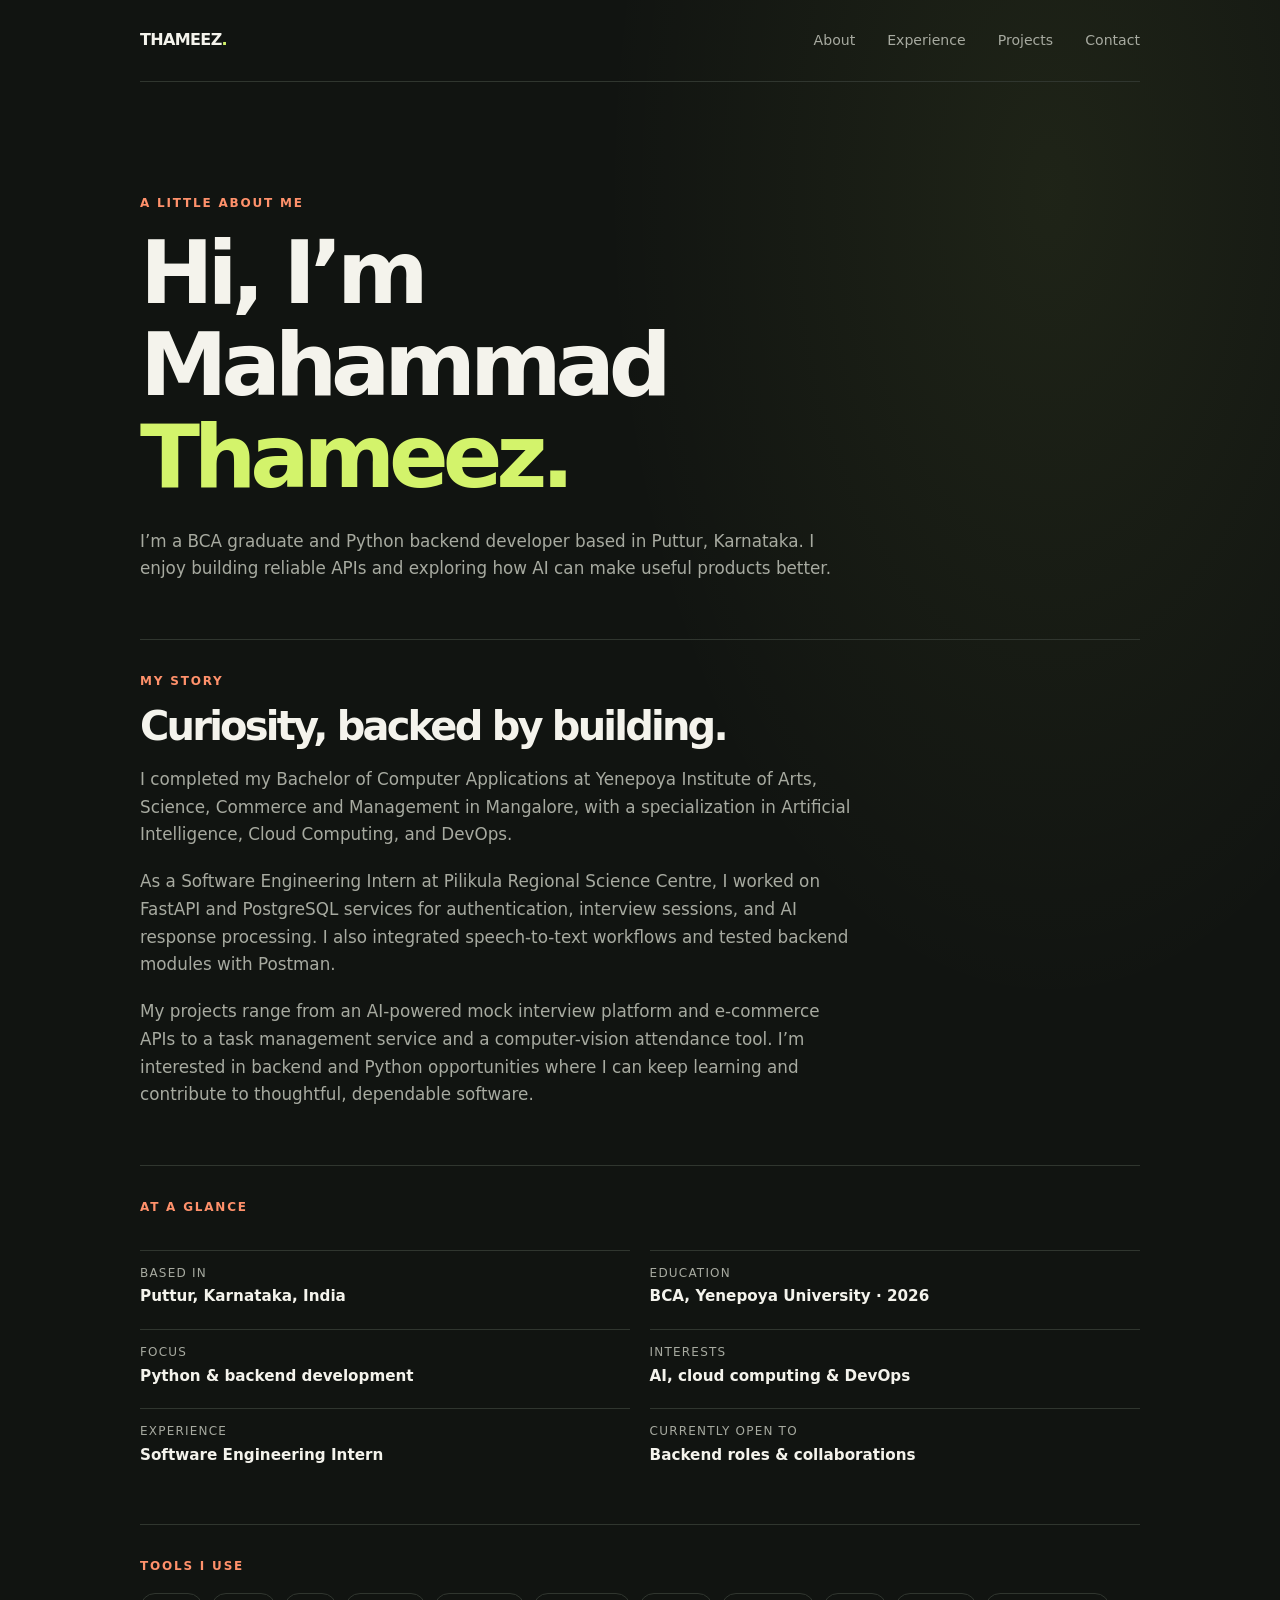
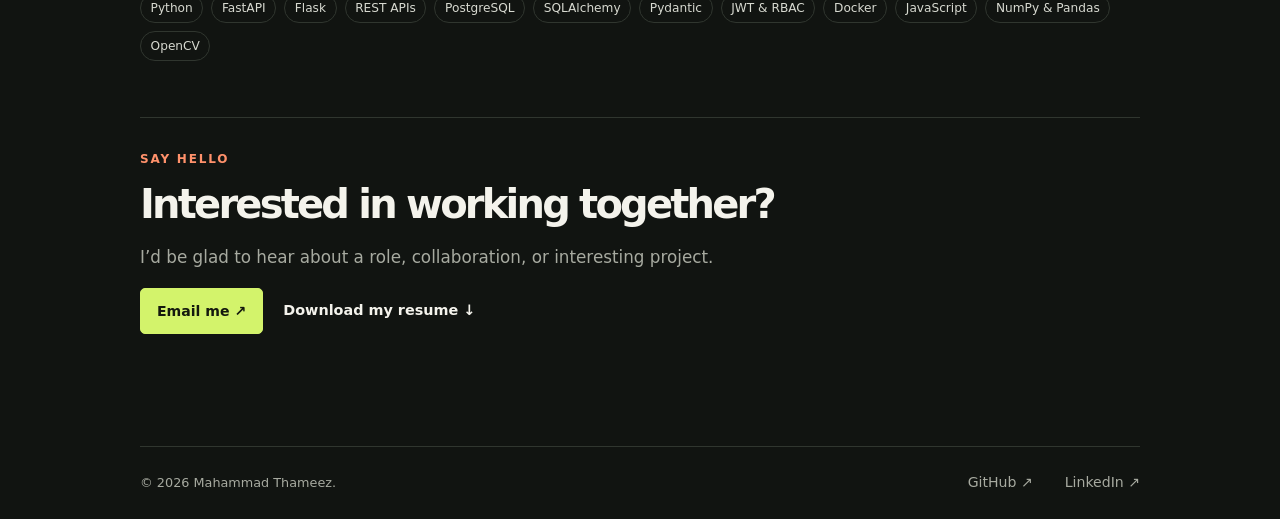
<file: pages/about.html>
<!doctype html>
<html lang="en">
  <head>
    <meta charset="utf-8" />
    <meta name="viewport" content="width=device-width, initial-scale=1" />
    <meta name="description" content="Learn more about Mahammad Thameez, his background, experience, skills, and interests." />
    <title>About — Mahammad Thameez</title>
    <link rel="stylesheet" href="/assets/site.css" />
  </head>
  <body>
    <header class="shell topbar">
      <a class="wordmark" href="/" aria-label="Mahammad Thameez, home">THAMEEZ<span>.</span></a>
      <nav class="nav" aria-label="Main navigation">
        <a href="/about">About</a>
        <a href="/#experience">Experience</a>
        <a href="/#projects">Projects</a>
        <a href="mailto:mahammadthameez3@gmail.com">Contact</a>
      </nav>
    </header>
    <main class="shell">
      <p class="eyebrow">A little about me</p>
      <h1>Hi, I’m Mahammad <span class="accent">Thameez.</span></h1>
      <p class="lede">
        I’m a BCA graduate and Python backend developer based in Puttur, Karnataka.
        I enjoy building reliable APIs and exploring how AI can make useful products better.
      </p>

      <section class="content-section">
        <p class="section-kicker">My story</p>
        <h2>Curiosity, backed by building.</h2>
        <div class="body-copy">
          <p>
            I completed my Bachelor of Computer Applications at Yenepoya Institute of Arts,
            Science, Commerce and Management in Mangalore, with a specialization in Artificial
            Intelligence, Cloud Computing, and DevOps.
          </p>
          <p>
            As a Software Engineering Intern at Pilikula Regional Science Centre, I worked on
            FastAPI and PostgreSQL services for authentication, interview sessions, and AI
            response processing. I also integrated speech-to-text workflows and tested backend
            modules with Postman.
          </p>
          <p>
            My projects range from an AI-powered mock interview platform and e-commerce APIs
            to a task management service and a computer-vision attendance tool. I’m interested
            in backend and Python opportunities where I can keep learning and contribute to
            thoughtful, dependable software.
          </p>
        </div>
      </section>

      <section class="content-section">
        <p class="section-kicker">At a glance</p>
        <div class="facts">
          <div class="fact"><span class="fact-label">Based in</span><span class="fact-value">Puttur, Karnataka, India</span></div>
          <div class="fact"><span class="fact-label">Education</span><span class="fact-value">BCA, Yenepoya University · 2026</span></div>
          <div class="fact"><span class="fact-label">Focus</span><span class="fact-value">Python &amp; backend development</span></div>
          <div class="fact"><span class="fact-label">Interests</span><span class="fact-value">AI, cloud computing &amp; DevOps</span></div>
          <div class="fact"><span class="fact-label">Experience</span><span class="fact-value">Software Engineering Intern</span></div>
          <div class="fact"><span class="fact-label">Currently open to</span><span class="fact-value">Backend roles &amp; collaborations</span></div>
        </div>
      </section>

      <section class="content-section">
        <p class="section-kicker">Tools I use</p>
        <div class="tags" aria-label="Technical skills">
          <span class="tag">Python</span><span class="tag">FastAPI</span><span class="tag">Flask</span>
          <span class="tag">REST APIs</span><span class="tag">PostgreSQL</span><span class="tag">SQLAlchemy</span>
          <span class="tag">Pydantic</span><span class="tag">JWT &amp; RBAC</span><span class="tag">Docker</span>
          <span class="tag">JavaScript</span><span class="tag">NumPy &amp; Pandas</span><span class="tag">OpenCV</span>
        </div>
      </section>

      <section class="content-section">
        <p class="section-kicker">Say hello</p>
        <h2>Interested in working together?</h2>
        <p class="lede">I’d be glad to hear about a role, collaboration, or interesting project.</p>
        <div class="actions">
          <a class="button" href="mailto:mahammadthameez3@gmail.com?subject=Hello%20Thameez">Email me ↗</a>
          <a class="text-link" href="/resume">Download my resume ↓</a>
        </div>
      </section>
    </main>
    <footer class="shell">
      <span>© 2026 Mahammad Thameez.</span>
      <div class="footer-links">
        <a href="https://github.com/thammi-mhd" target="_blank" rel="noreferrer">GitHub ↗</a>
        <a href="https://www.linkedin.com/in/thameez-mahammad-96134a32b" target="_blank" rel="noreferrer">LinkedIn ↗</a>
      </div>
    </footer>
  </body>
</html>
</file>
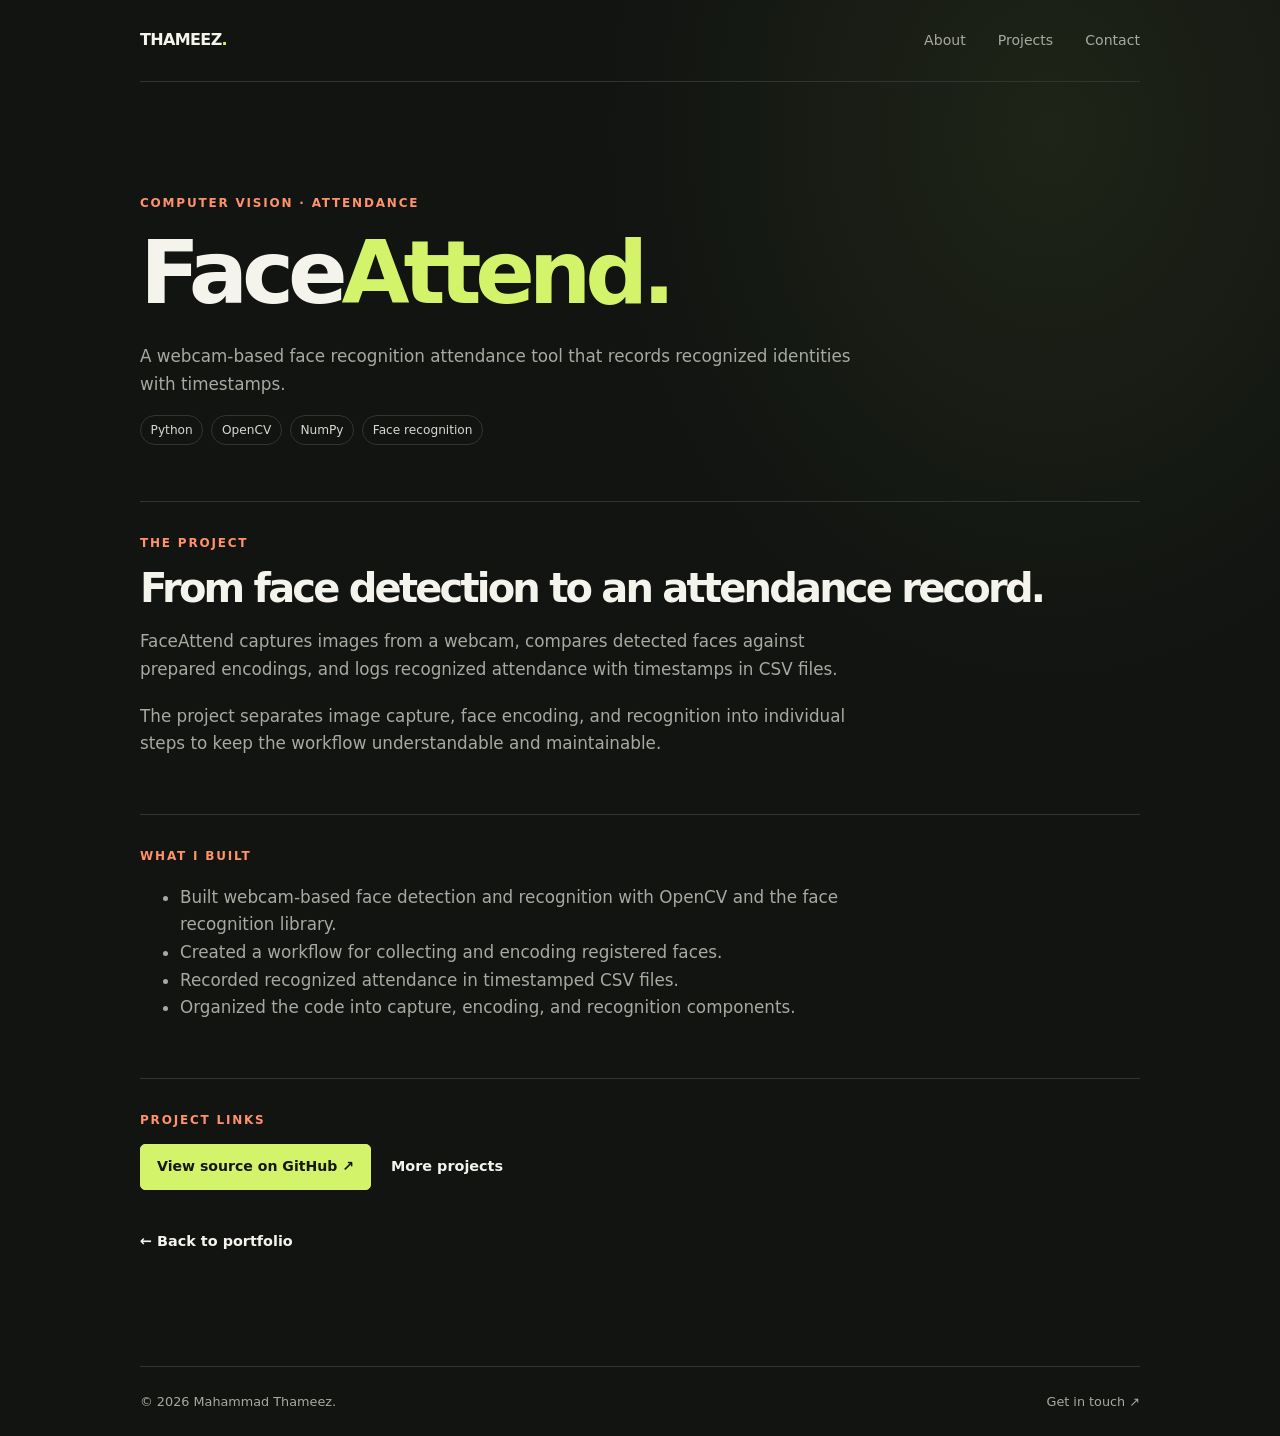
<file: pages/projects/faceattend.html>
<!doctype html>
<html lang="en">
  <head>
    <meta charset="utf-8" />
    <meta name="viewport" content="width=device-width, initial-scale=1" />
    <meta name="description" content="FaceAttend: a computer-vision attendance project by Mahammad Thameez." />
    <title>FaceAttend — Mahammad Thameez</title>
    <link rel="stylesheet" href="/assets/site.css" />
  </head>
  <body>
    <header class="shell topbar">
      <a class="wordmark" href="/" aria-label="Mahammad Thameez, home">THAMEEZ<span>.</span></a>
      <nav class="nav" aria-label="Main navigation"><a href="/about">About</a><a href="/#projects">Projects</a><a href="mailto:mahammadthameez3@gmail.com">Contact</a></nav>
    </header>
    <main class="shell">
      <p class="eyebrow">Computer vision · Attendance</p>
      <h1>Face<span class="accent">Attend.</span></h1>
      <p class="lede">A webcam-based face recognition attendance tool that records recognized identities with timestamps.</p>
      <div class="tags"><span class="tag">Python</span><span class="tag">OpenCV</span><span class="tag">NumPy</span><span class="tag">Face recognition</span></div>
      <section class="content-section">
        <p class="section-kicker">The project</p>
        <h2>From face detection to an attendance record.</h2>
        <div class="body-copy">
          <p>FaceAttend captures images from a webcam, compares detected faces against prepared encodings, and logs recognized attendance with timestamps in CSV files.</p>
          <p>The project separates image capture, face encoding, and recognition into individual steps to keep the workflow understandable and maintainable.</p>
        </div>
      </section>
      <section class="content-section">
        <p class="section-kicker">What I built</p>
        <div class="body-copy">
          <ul>
            <li>Built webcam-based face detection and recognition with OpenCV and the face recognition library.</li>
            <li>Created a workflow for collecting and encoding registered faces.</li>
            <li>Recorded recognized attendance in timestamped CSV files.</li>
            <li>Organized the code into capture, encoding, and recognition components.</li>
          </ul>
        </div>
      </section>
      <section class="content-section">
        <p class="section-kicker">Project links</p>
        <div class="actions">
          <a class="button" href="https://github.com/thammi-mhd/face_recognizer" target="_blank" rel="noreferrer">View source on GitHub ↗</a>
          <a class="text-link" href="/#projects">More projects</a>
        </div>
      </section>
      <a class="back-link" href="/">← Back to portfolio</a>
    </main>
    <footer class="shell"><span>© 2026 Mahammad Thameez.</span><a href="mailto:mahammadthameez3@gmail.com">Get in touch ↗</a></footer>
  </body>
</html>
</file>
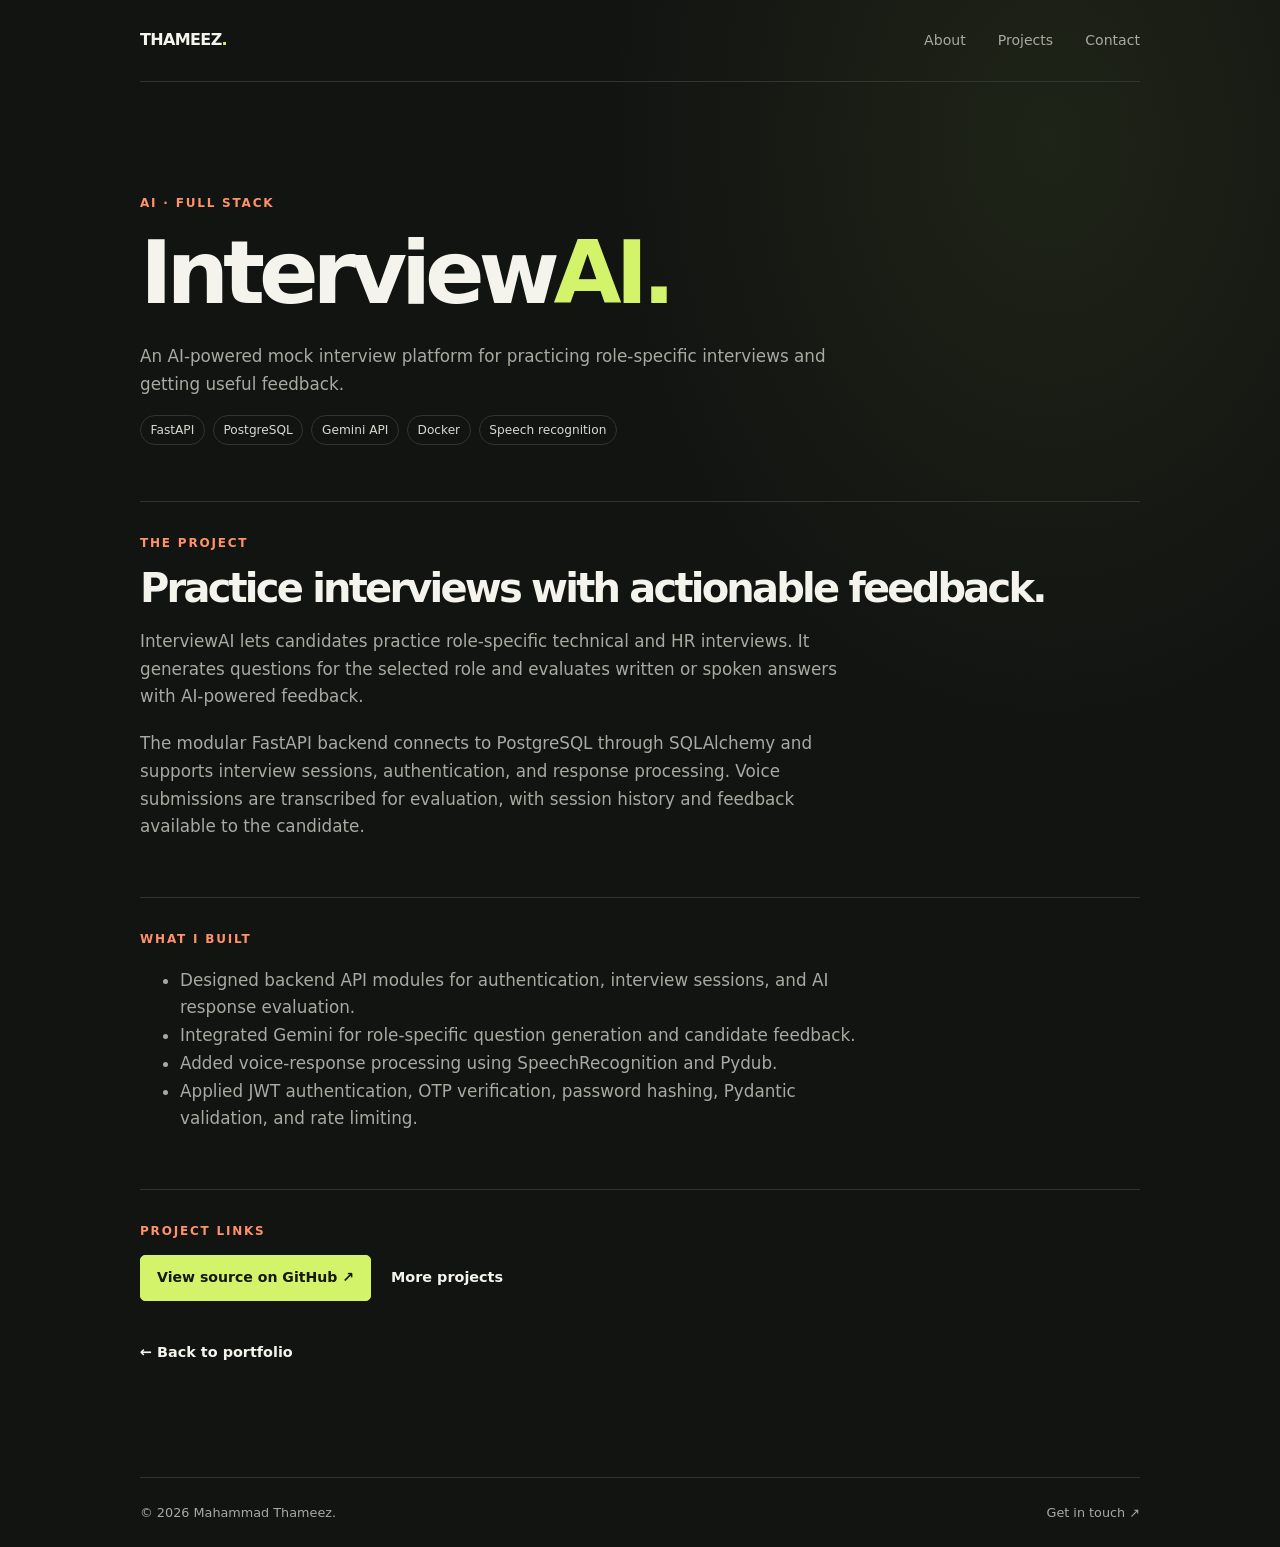
<file: pages/projects/interviewai.html>
<!doctype html>
<html lang="en">
  <head>
    <meta charset="utf-8" />
    <meta name="viewport" content="width=device-width, initial-scale=1" />
    <meta name="description" content="InterviewAI: an AI-powered mock interview platform by Mahammad Thameez." />
    <title>InterviewAI — Mahammad Thameez</title>
    <link rel="stylesheet" href="/assets/site.css" />
  </head>
  <body>
    <header class="shell topbar">
      <a class="wordmark" href="/" aria-label="Mahammad Thameez, home">THAMEEZ<span>.</span></a>
      <nav class="nav" aria-label="Main navigation"><a href="/about">About</a><a href="/#projects">Projects</a><a href="mailto:mahammadthameez3@gmail.com">Contact</a></nav>
    </header>
    <main class="shell">
      <p class="eyebrow">AI · Full stack</p>
      <h1>Interview<span class="accent">AI.</span></h1>
      <p class="lede">An AI-powered mock interview platform for practicing role-specific interviews and getting useful feedback.</p>
      <div class="tags"><span class="tag">FastAPI</span><span class="tag">PostgreSQL</span><span class="tag">Gemini API</span><span class="tag">Docker</span><span class="tag">Speech recognition</span></div>
      <section class="content-section">
        <p class="section-kicker">The project</p>
        <h2>Practice interviews with actionable feedback.</h2>
        <div class="body-copy">
          <p>InterviewAI lets candidates practice role-specific technical and HR interviews. It generates questions for the selected role and evaluates written or spoken answers with AI-powered feedback.</p>
          <p>The modular FastAPI backend connects to PostgreSQL through SQLAlchemy and supports interview sessions, authentication, and response processing. Voice submissions are transcribed for evaluation, with session history and feedback available to the candidate.</p>
        </div>
      </section>
      <section class="content-section">
        <p class="section-kicker">What I built</p>
        <div class="body-copy">
          <ul>
            <li>Designed backend API modules for authentication, interview sessions, and AI response evaluation.</li>
            <li>Integrated Gemini for role-specific question generation and candidate feedback.</li>
            <li>Added voice-response processing using SpeechRecognition and Pydub.</li>
            <li>Applied JWT authentication, OTP verification, password hashing, Pydantic validation, and rate limiting.</li>
          </ul>
        </div>
      </section>
      <section class="content-section">
        <p class="section-kicker">Project links</p>
        <div class="actions">
          <a class="button" href="https://github.com/thammi-mhd/interview_mock" target="_blank" rel="noreferrer">View source on GitHub ↗</a>
          <a class="text-link" href="/#projects">More projects</a>
        </div>
      </section>
      <a class="back-link" href="/">← Back to portfolio</a>
    </main>
    <footer class="shell"><span>© 2026 Mahammad Thameez.</span><a href="mailto:mahammadthameez3@gmail.com">Get in touch ↗</a></footer>
  </body>
</html>
</file>
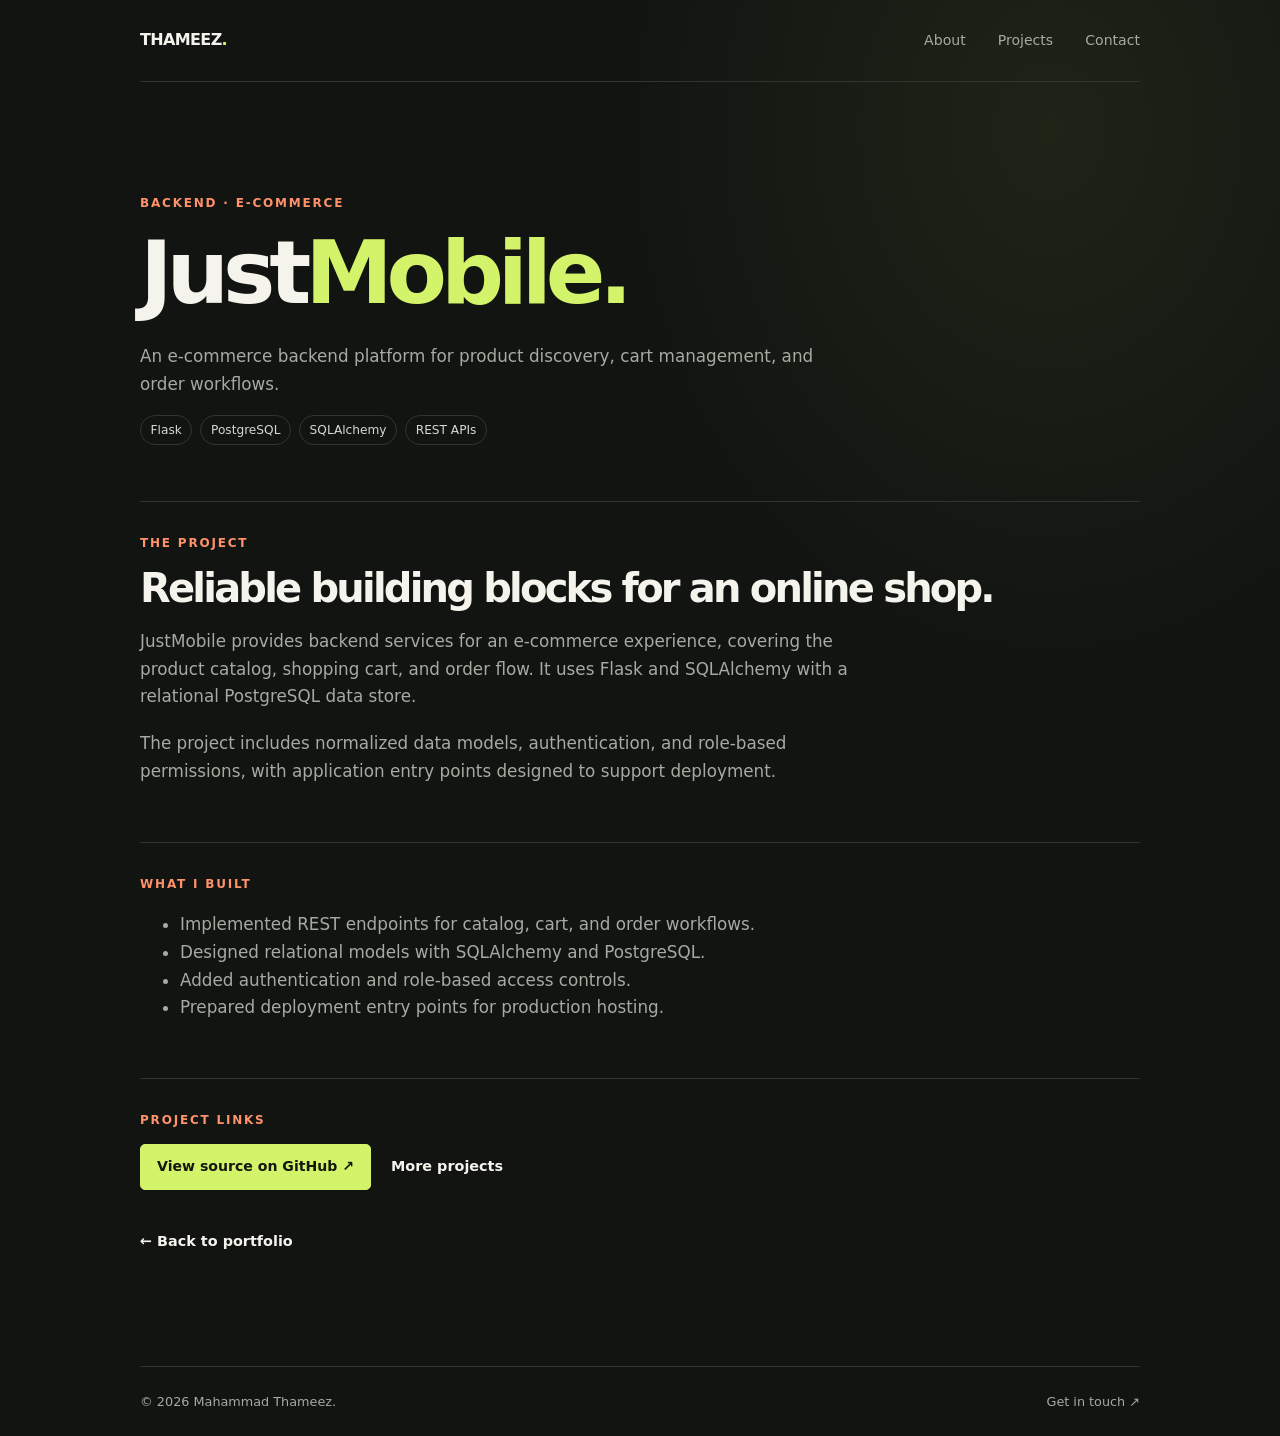
<file: pages/projects/justmobile.html>
<!doctype html>
<html lang="en">
  <head>
    <meta charset="utf-8" />
    <meta name="viewport" content="width=device-width, initial-scale=1" />
    <meta name="description" content="JustMobile: e-commerce backend platform by Mahammad Thameez." />
    <title>JustMobile — Mahammad Thameez</title>
    <link rel="stylesheet" href="/assets/site.css" />
  </head>
  <body>
    <header class="shell topbar">
      <a class="wordmark" href="/" aria-label="Mahammad Thameez, home">THAMEEZ<span>.</span></a>
      <nav class="nav" aria-label="Main navigation"><a href="/about">About</a><a href="/#projects">Projects</a><a href="mailto:mahammadthameez3@gmail.com">Contact</a></nav>
    </header>
    <main class="shell">
      <p class="eyebrow">Backend · E-commerce</p>
      <h1>Just<span class="accent">Mobile.</span></h1>
      <p class="lede">An e-commerce backend platform for product discovery, cart management, and order workflows.</p>
      <div class="tags"><span class="tag">Flask</span><span class="tag">PostgreSQL</span><span class="tag">SQLAlchemy</span><span class="tag">REST APIs</span></div>
      <section class="content-section">
        <p class="section-kicker">The project</p>
        <h2>Reliable building blocks for an online shop.</h2>
        <div class="body-copy">
          <p>JustMobile provides backend services for an e-commerce experience, covering the product catalog, shopping cart, and order flow. It uses Flask and SQLAlchemy with a relational PostgreSQL data store.</p>
          <p>The project includes normalized data models, authentication, and role-based permissions, with application entry points designed to support deployment.</p>
        </div>
      </section>
      <section class="content-section">
        <p class="section-kicker">What I built</p>
        <div class="body-copy">
          <ul>
            <li>Implemented REST endpoints for catalog, cart, and order workflows.</li>
            <li>Designed relational models with SQLAlchemy and PostgreSQL.</li>
            <li>Added authentication and role-based access controls.</li>
            <li>Prepared deployment entry points for production hosting.</li>
          </ul>
        </div>
      </section>
      <section class="content-section">
        <p class="section-kicker">Project links</p>
        <div class="actions">
          <a class="button" href="https://github.com/thammi-mhd/just-mobile-ecommerce" target="_blank" rel="noreferrer">View source on GitHub ↗</a>
          <a class="text-link" href="/#projects">More projects</a>
        </div>
      </section>
      <a class="back-link" href="/">← Back to portfolio</a>
    </main>
    <footer class="shell"><span>© 2026 Mahammad Thameez.</span><a href="mailto:mahammadthameez3@gmail.com">Get in touch ↗</a></footer>
  </body>
</html>
</file>
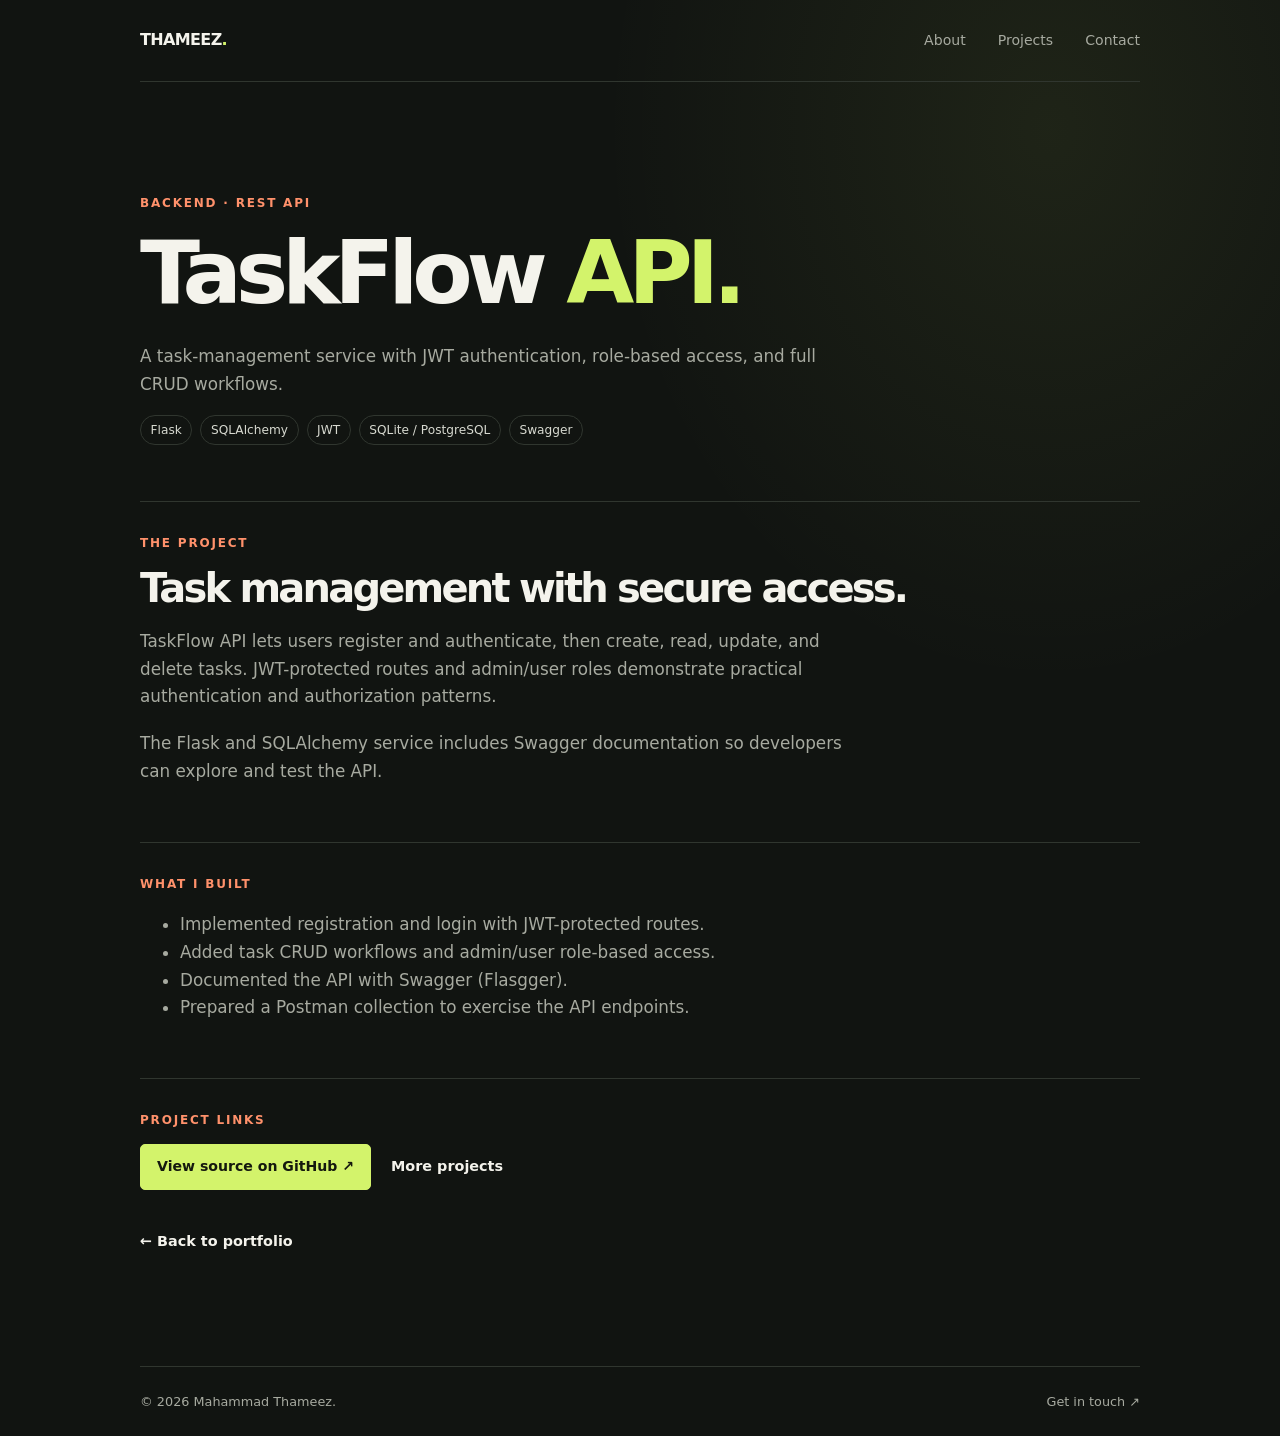
<file: pages/projects/taskflow-api.html>
<!doctype html>
<html lang="en">
  <head>
    <meta charset="utf-8" />
    <meta name="viewport" content="width=device-width, initial-scale=1" />
    <meta name="description" content="TaskFlow API: JWT-authenticated task management service by Mahammad Thameez." />
    <title>TaskFlow API — Mahammad Thameez</title>
    <link rel="stylesheet" href="/assets/site.css" />
  </head>
  <body>
    <header class="shell topbar">
      <a class="wordmark" href="/" aria-label="Mahammad Thameez, home">THAMEEZ<span>.</span></a>
      <nav class="nav" aria-label="Main navigation"><a href="/about">About</a><a href="/#projects">Projects</a><a href="mailto:mahammadthameez3@gmail.com">Contact</a></nav>
    </header>
    <main class="shell">
      <p class="eyebrow">Backend · REST API</p>
      <h1>TaskFlow <span class="accent">API.</span></h1>
      <p class="lede">A task-management service with JWT authentication, role-based access, and full CRUD workflows.</p>
      <div class="tags"><span class="tag">Flask</span><span class="tag">SQLAlchemy</span><span class="tag">JWT</span><span class="tag">SQLite / PostgreSQL</span><span class="tag">Swagger</span></div>
      <section class="content-section">
        <p class="section-kicker">The project</p>
        <h2>Task management with secure access.</h2>
        <div class="body-copy">
          <p>TaskFlow API lets users register and authenticate, then create, read, update, and delete tasks. JWT-protected routes and admin/user roles demonstrate practical authentication and authorization patterns.</p>
          <p>The Flask and SQLAlchemy service includes Swagger documentation so developers can explore and test the API.</p>
        </div>
      </section>
      <section class="content-section">
        <p class="section-kicker">What I built</p>
        <div class="body-copy">
          <ul>
            <li>Implemented registration and login with JWT-protected routes.</li>
            <li>Added task CRUD workflows and admin/user role-based access.</li>
            <li>Documented the API with Swagger (Flasgger).</li>
            <li>Prepared a Postman collection to exercise the API endpoints.</li>
          </ul>
        </div>
      </section>
      <section class="content-section">
        <p class="section-kicker">Project links</p>
        <div class="actions">
          <a class="button" href="https://github.com/thammi-mhd/REST-api-demo-" target="_blank" rel="noreferrer">View source on GitHub ↗</a>
          <a class="text-link" href="/#projects">More projects</a>
        </div>
      </section>
      <a class="back-link" href="/">← Back to portfolio</a>
    </main>
    <footer class="shell"><span>© 2026 Mahammad Thameez.</span><a href="mailto:mahammadthameez3@gmail.com">Get in touch ↗</a></footer>
  </body>
</html>
</file>
<file: assets/site.css>
:root {
  color-scheme: dark;
  --ink: #f4f3ec;
  --muted: #a7aaa0;
  --canvas: #111411;
  --panel: #191d19;
  --line: #30362f;
  --lime: #d3f36b;
  --orange: #ff916b;
  --max-width: 1000px;
}

*,
*::before,
*::after {
  box-sizing: border-box;
}

html {
  scroll-behavior: smooth;
}

body {
  min-height: 100vh;
  margin: 0;
  background:
    radial-gradient(ellipse at 82% 9%, rgb(211 243 107 / 7%), transparent 28rem),
    var(--canvas);
  color: var(--ink);
  font-family: Inter, ui-sans-serif, system-ui, -apple-system, BlinkMacSystemFont, "Segoe UI", sans-serif;
  line-height: 1.65;
}

a {
  color: inherit;
  text-decoration: none;
}

a:focus-visible {
  outline: 2px solid var(--lime);
  outline-offset: 5px;
}

.shell {
  width: min(var(--max-width), calc(100% - 3rem));
  margin-inline: auto;
}

.topbar {
  display: flex;
  align-items: center;
  justify-content: space-between;
  min-height: 82px;
  border-bottom: 1px solid var(--line);
}

.wordmark {
  font-size: 1rem;
  font-weight: 750;
  letter-spacing: -0.04em;
}

.wordmark span,
.accent {
  color: var(--lime);
}

.nav,
.footer-links {
  display: flex;
  flex-wrap: wrap;
  gap: clamp(0.9rem, 3vw, 2rem);
  color: var(--muted);
  font-size: 0.88rem;
}

.nav a:hover,
.footer-links a:hover,
.text-link:hover,
.back-link:hover {
  color: var(--lime);
}

main {
  padding-block: clamp(4rem, 9vw, 7rem);
}

.eyebrow,
.section-kicker {
  margin: 0 0 0.8rem;
  color: var(--orange);
  font-size: 0.75rem;
  font-weight: 750;
  letter-spacing: 0.15em;
  text-transform: uppercase;
}

h1,
h2,
h3,
p {
  margin-top: 0;
}

h1,
h2 {
  letter-spacing: -0.07em;
  line-height: 1.05;
}

h1 {
  max-width: 780px;
  margin-bottom: 1.5rem;
  font-size: clamp(2.8rem, 8vw, 5.5rem);
  font-weight: 650;
}

h2 {
  margin-bottom: 1.2rem;
  font-size: clamp(1.7rem, 4vw, 2.5rem);
  font-weight: 600;
}

h3 {
  margin-bottom: 0.6rem;
  font-size: 1.25rem;
  font-weight: 600;
  letter-spacing: -0.035em;
}

.lede,
.body-copy {
  max-width: 720px;
  color: var(--muted);
  font-size: 1.05rem;
}

.body-copy p {
  margin-bottom: 1.2rem;
}

.content-section {
  margin-top: 3.5rem;
  padding-top: 2rem;
  border-top: 1px solid var(--line);
}

.button {
  display: inline-flex;
  align-items: center;
  justify-content: center;
  min-height: 46px;
  padding: 0.65rem 1rem;
  border: 1px solid var(--lime);
  border-radius: 5px;
  background: var(--lime);
  color: #14180e;
  font-size: 0.88rem;
  font-weight: 750;
}

.button:hover {
  background: #e2ff8a;
}

.text-link,
.back-link {
  color: var(--ink);
  font-size: 0.9rem;
  font-weight: 650;
}

.actions {
  display: flex;
  flex-wrap: wrap;
  align-items: center;
  gap: 1.25rem;
}

.facts {
  display: grid;
  grid-template-columns: repeat(2, minmax(0, 1fr));
  gap: 1.2rem;
  margin-top: 2rem;
}

.fact {
  padding-top: 0.8rem;
  border-top: 1px solid var(--line);
}

.fact-label {
  display: block;
  color: var(--muted);
  font-size: 0.75rem;
  letter-spacing: 0.1em;
  text-transform: uppercase;
}

.fact-value {
  font-size: 0.95rem;
  font-weight: 600;
}

.tags {
  display: flex;
  flex-wrap: wrap;
  gap: 0.5rem;
  margin-top: 1rem;
}

.tag {
  padding: 0.25rem 0.6rem;
  border: 1px solid var(--line);
  border-radius: 99px;
  color: #d7d9d0;
  font-size: 0.76rem;
}

.back-link {
  display: inline-block;
  margin-top: 2.5rem;
}

footer {
  display: flex;
  align-items: center;
  justify-content: space-between;
  gap: 1rem;
  padding-block: 1.5rem;
  border-top: 1px solid var(--line);
  color: var(--muted);
  font-size: 0.8rem;
}

@media (max-width: 600px) {
  .shell {
    width: min(100% - 2rem, var(--max-width));
  }

  .topbar {
    min-height: 70px;
  }

  .nav {
    gap: 0.8rem;
    font-size: 0.78rem;
  }

  .facts {
    grid-template-columns: 1fr 1fr;
  }

  footer {
    align-items: flex-start;
    flex-direction: column;
  }
}

@media (prefers-reduced-motion: reduce) {
  html {
    scroll-behavior: auto;
  }
}
</file>
